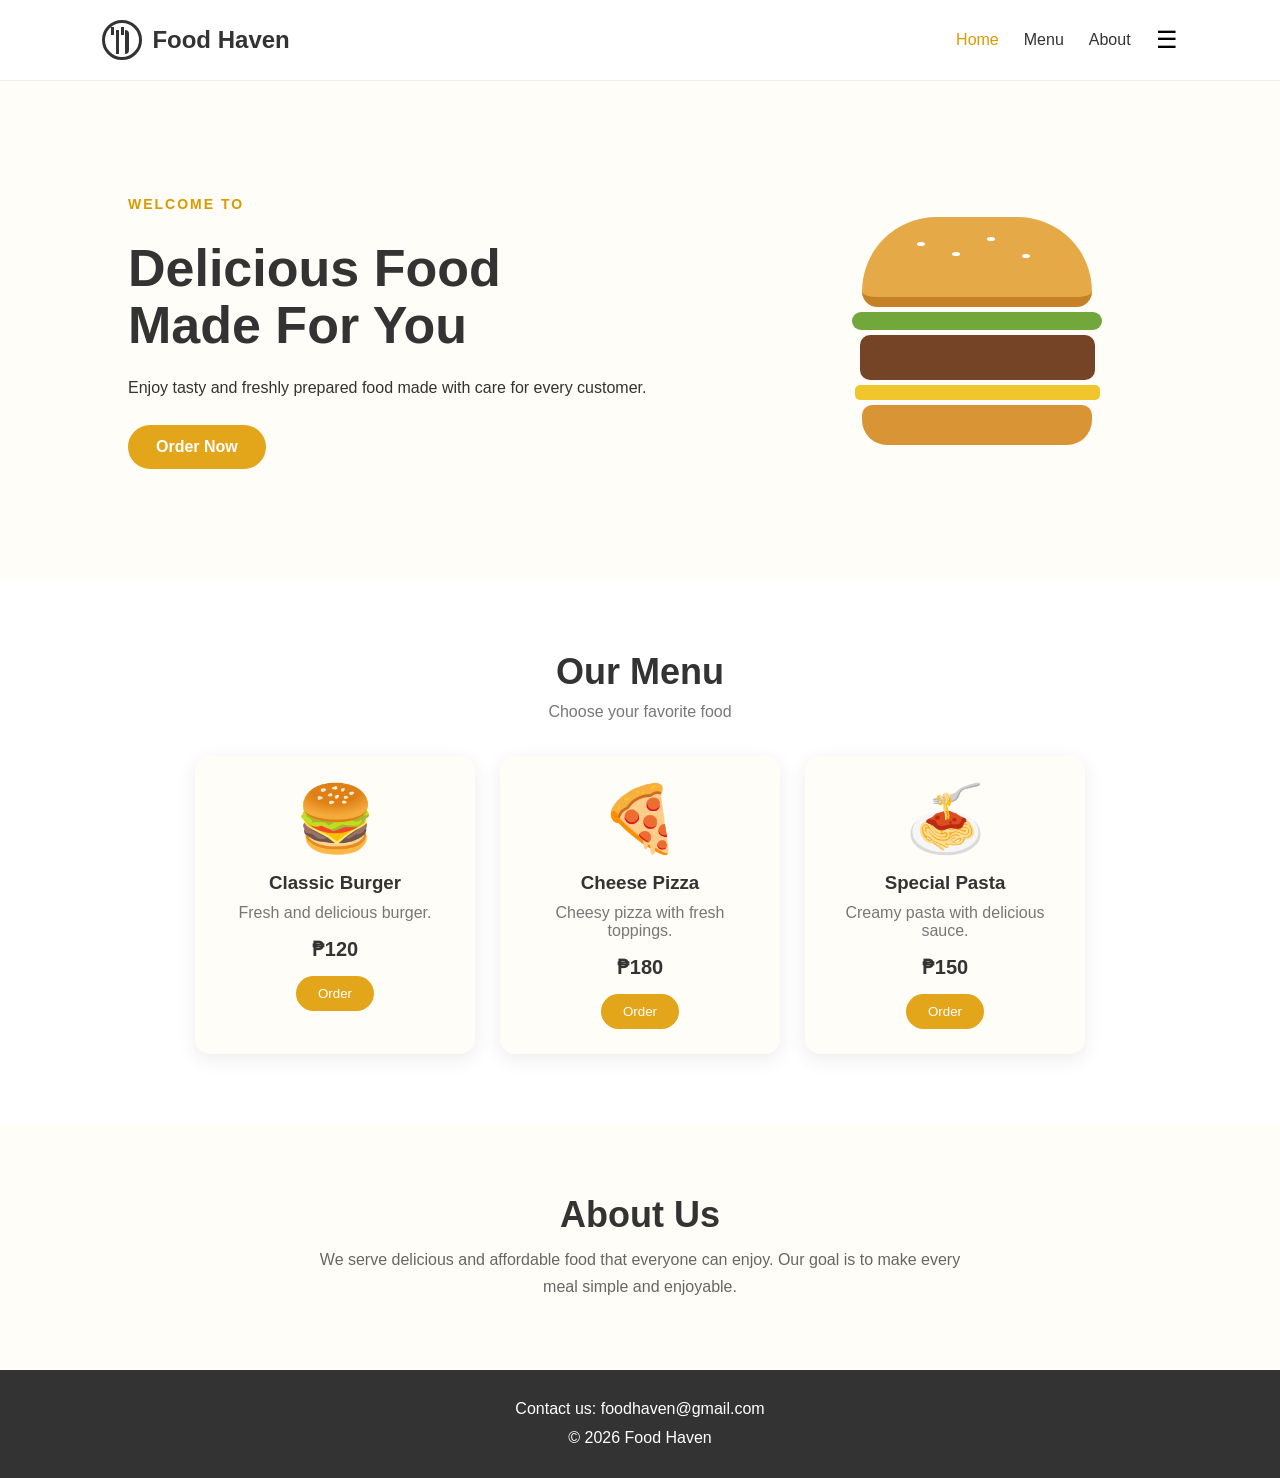
<file: LearningTask_2.3/index.html>
<!DOCTYPE html>
<html lang="en">
<head>
    <meta charset="UTF-8">
    <meta name="viewport" content="width=device-width, initial-scale=1.0">
    <title>Food Haven</title>

    <link rel="stylesheet" href="style.css">
</head>

<body>

    <header>
        <div class="logo">
            <div class="logo-icon">
                <span class="fork"></span>
                <span class="knife"></span>
            </div>
            <span>Food Haven</span>
        </div>

        <nav>
            <a href="#" class="active">Home</a>
            <a href="#menu">Menu</a>
            <a href="#about">About</a>
            <button class="menu-btn">☰</button>
        </nav>
    </header>


    <section class="hero">

        <div class="hero-text">
            <p class="small-title">WELCOME TO</p>

            <h1>Delicious Food<br>Made For You</h1>

            <p>
                Enjoy tasty and freshly prepared food
                made with care for every customer.
            </p>

            <button class="order-btn">Order Now</button>
        </div>

        <div class="food-icon">
            <div class="burger">
                <div class="bun-top"></div>
                <div class="lettuce"></div>
                <div class="patty"></div>
                <div class="cheese"></div>
                <div class="bun-bottom"></div>
            </div>
        </div>

    </section>


    <section id="menu" class="menu-section">

        <h2>Our Menu</h2>
        <p class="menu-subtitle">Choose your favorite food</p>

        <div class="menu-container">

            <div class="menu-card">
                <div class="card-icon">🍔</div>
                <h3>Classic Burger</h3>
                <p>Fresh and delicious burger.</p>
                <span class="price">₱120</span>
                <button>Order</button>
            </div>

            <div class="menu-card">
                <div class="card-icon">🍕</div>
                <h3>Cheese Pizza</h3>
                <p>Cheesy pizza with fresh toppings.</p>
                <span class="price">₱180</span>
                <button>Order</button>
            </div>

            <div class="menu-card">
                <div class="card-icon">🍝</div>
                <h3>Special Pasta</h3>
                <p>Creamy pasta with delicious sauce.</p>
                <span class="price">₱150</span>
                <button>Order</button>
            </div>

        </div>

    </section>


    <section id="about" class="about">
        <h2>About Us</h2>
        <p>
            We serve delicious and affordable food that everyone
            can enjoy. Our goal is to make every meal simple and enjoyable.
        </p>
    </section>


    <footer>
        <p>Contact us: foodhaven@gmail.com</p>
        <p>© 2026 Food Haven</p>
    </footer>

</body>
</html>
</file>
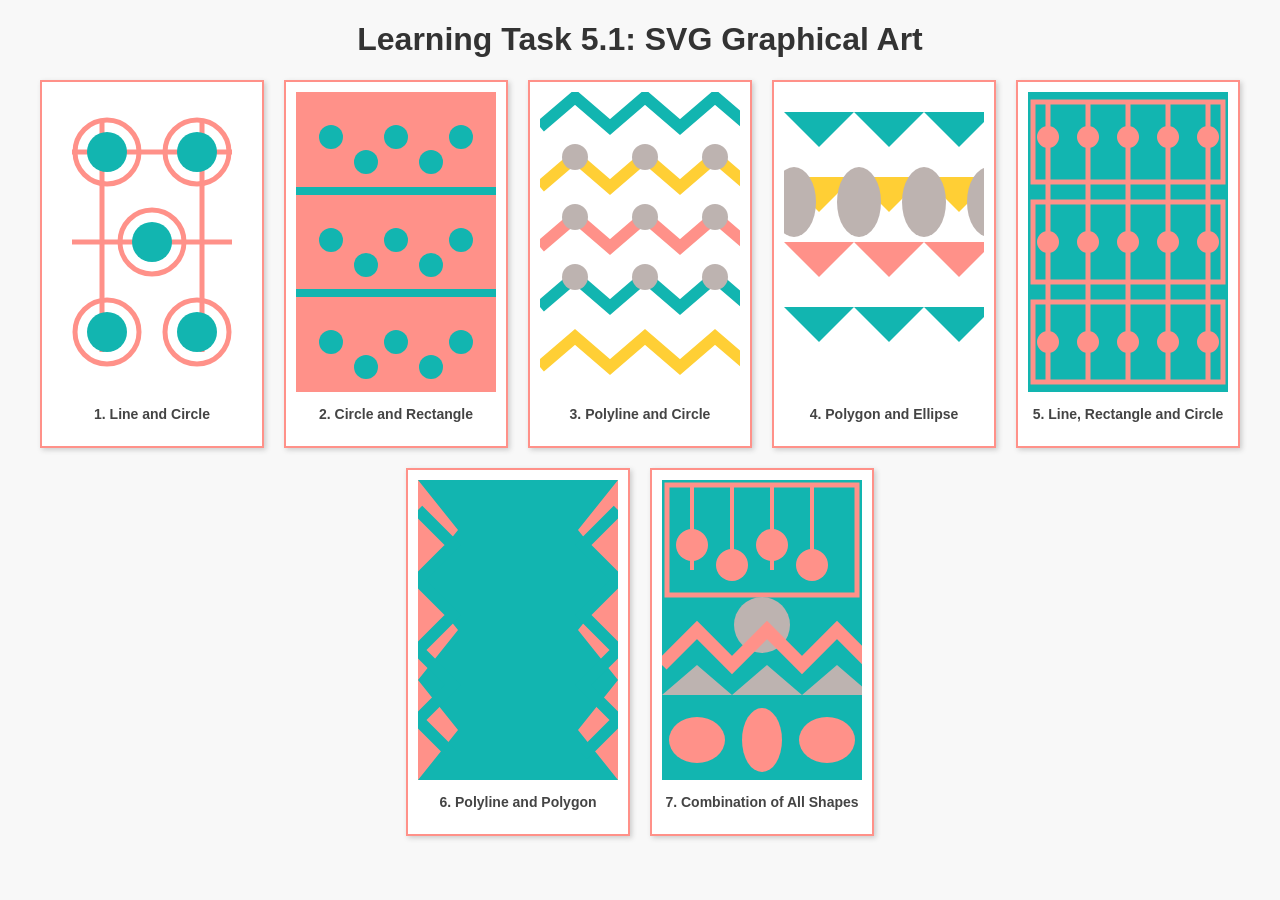
<file: LearningTask_5.1.html>
<!DOCTYPE html>
<html lang="en">
<head>
    <meta charset="UTF-8">
    <meta name="viewport" content="width=device-width, initial-scale=1.0">
    <title>Learning Task 5.1 - SVG Art</title>

    <style>
        body {
            font-family: Arial, sans-serif;
            background-color: #f8f8f8;
            text-align: center;
            margin: 20px;
        }

        h1 {
            color: #333;
        }

        .gallery {
            display: flex;
            flex-wrap: wrap;
            justify-content: center;
            gap: 20px;
        }

        .art {
            background: white;
            padding: 10px;
            border: 2px solid #ff9189;
            box-shadow: 2px 2px 5px #ccc;
        }

        svg {
            width: 200px;
            height: 300px;
            display: block;
        }

        h3 {
            font-size: 14px;
            color: #444;
        }
    </style>
</head>

<body>

<h1>Learning Task 5.1: SVG Graphical Art</h1>

<div class="gallery">

    <!-- 1. Line and Circle -->
    <div class="art">
        <svg viewBox="0 0 200 300">
            <rect width="200" height="300" fill="#fff"/>
            <g stroke="#ff9189" stroke-width="5" fill="none">
                <path d="M20 60 H180 M50 30 V260 M20 150 H180 M150 30 V260"/>
                <circle cx="55" cy="60" r="32"/>
                <circle cx="145" cy="60" r="32"/>
                <circle cx="100" cy="150" r="32"/>
                <circle cx="55" cy="240" r="32"/>
                <circle cx="145" cy="240" r="32"/>
            </g>
            <g fill="#12b5b0">
                <circle cx="55" cy="60" r="20"/>
                <circle cx="145" cy="60" r="20"/>
                <circle cx="100" cy="150" r="20"/>
                <circle cx="55" cy="240" r="20"/>
                <circle cx="145" cy="240" r="20"/>
            </g>
        </svg>
        <h3>1. Line and Circle</h3>
    </div>

    <!-- 2. Circle and Rectangle -->
    <div class="art">
        <svg viewBox="0 0 200 300">
            <rect width="200" height="300" fill="#12b5b0"/>
            <g fill="#ff9189">
                <rect x="0" y="0" width="200" height="95"/>
                <rect x="0" y="103" width="200" height="94"/>
                <rect x="0" y="205" width="200" height="95"/>
            </g>
            <g fill="#12b5b0">
                <circle cx="35" cy="45" r="12"/>
                <circle cx="100" cy="45" r="12"/>
                <circle cx="165" cy="45" r="12"/>
                <circle cx="70" cy="70" r="12"/>
                <circle cx="135" cy="70" r="12"/>

                <circle cx="35" cy="148" r="12"/>
                <circle cx="100" cy="148" r="12"/>
                <circle cx="165" cy="148" r="12"/>
                <circle cx="70" cy="173" r="12"/>
                <circle cx="135" cy="173" r="12"/>

                <circle cx="35" cy="250" r="12"/>
                <circle cx="100" cy="250" r="12"/>
                <circle cx="165" cy="250" r="12"/>
                <circle cx="70" cy="275" r="12"/>
                <circle cx="135" cy="275" r="12"/>
            </g>
        </svg>
        <h3>2. Circle and Rectangle</h3>
    </div>

    <!-- 3. Polyline and Circle -->
    <div class="art">
        <svg viewBox="0 0 200 300">
            <rect width="200" height="300" fill="white"/>

            <g fill="none" stroke-width="12">
                <polyline points="0,35 35,5 70,35 105,5 140,35 175,5 210,35"
                    stroke="#12b5b0"/>
                <polyline points="0,95 35,65 70,95 105,65 140,95 175,65 210,95"
                    stroke="#ffcf35"/>
                <polyline points="0,155 35,125 70,155 105,125 140,155 175,125 210,155"
                    stroke="#ff9189"/>
                <polyline points="0,215 35,185 70,215 105,185 140,215 175,185 210,215"
                    stroke="#12b5b0"/>
                <polyline points="0,275 35,245 70,275 105,245 140,275 175,245 210,275"
                    stroke="#ffcf35"/>
            </g>

            <g fill="#bdb3b0">
                <circle cx="35" cy="65" r="13"/>
                <circle cx="105" cy="65" r="13"/>
                <circle cx="175" cy="65" r="13"/>
                <circle cx="35" cy="125" r="13"/>
                <circle cx="105" cy="125" r="13"/>
                <circle cx="175" cy="125" r="13"/>
                <circle cx="35" cy="185" r="13"/>
                <circle cx="105" cy="185" r="13"/>
                <circle cx="175" cy="185" r="13"/>
            </g>
        </svg>
        <h3>3. Polyline and Circle</h3>
    </div>

    <!-- 4. Polygon and Ellipse -->
    <div class="art">
        <svg viewBox="0 0 200 300">
            <rect width="200" height="300" fill="white"/>

            <g stroke-width="12">
                <polygon points="0,20 35,55 70,20 105,55 140,20 175,55 210,20"
                    fill="#12b5b0"/>
                <polygon points="0,85 35,120 70,85 105,120 140,85 175,120 210,85"
                    fill="#ffcf35"/>
                <polygon points="0,150 35,185 70,150 105,185 140,150 175,185 210,150"
                    fill="#ff9189"/>
                <polygon points="0,215 35,250 70,215 105,250 140,215 175,250 210,215"
                    fill="#12b5b0"/>
            </g>

            <g fill="#bdb3b0">
                <ellipse cx="10" cy="110" rx="22" ry="35"/>
                <ellipse cx="75" cy="110" rx="22" ry="35"/>
                <ellipse cx="140" cy="110" rx="22" ry="35"/>
                <ellipse cx="205" cy="110" rx="22" ry="35"/>
            </g>
        </svg>
        <h3>4. Polygon and Ellipse</h3>
    </div>

    <!-- 5. Line, Rectangle and Circle -->
    <div class="art">
        <svg viewBox="0 0 200 300">
            <rect width="200" height="300" fill="#12b5b0"/>

            <g stroke="#ff9189" stroke-width="5" fill="none">
                <rect x="5" y="10" width="190" height="80"/>
                <rect x="5" y="110" width="190" height="80"/>
                <rect x="5" y="210" width="190" height="80"/>
                <path d="M20 10 V290 M60 10 V290 M100 10 V290 M140 10 V290 M180 10 V290"/>
            </g>

            <g fill="#ff9189">
                <circle cx="20" cy="45" r="11"/>
                <circle cx="60" cy="45" r="11"/>
                <circle cx="100" cy="45" r="11"/>
                <circle cx="140" cy="45" r="11"/>
                <circle cx="180" cy="45" r="11"/>

                <circle cx="20" cy="150" r="11"/>
                <circle cx="60" cy="150" r="11"/>
                <circle cx="100" cy="150" r="11"/>
                <circle cx="140" cy="150" r="11"/>
                <circle cx="180" cy="150" r="11"/>

                <circle cx="20" cy="250" r="11"/>
                <circle cx="60" cy="250" r="11"/>
                <circle cx="100" cy="250" r="11"/>
                <circle cx="140" cy="250" r="11"/>
                <circle cx="180" cy="250" r="11"/>
            </g>
        </svg>
        <h3>5. Line, Rectangle and Circle</h3>
    </div>

    <!-- 6. Polyline and Polygon -->
    <div class="art">
        <svg viewBox="0 0 200 300">
            <rect width="200" height="300" fill="#ff9189"/>

            <polygon points="0,0 200,0 160,50 200,100 160,150 200,200 160,250 200,300 0,300 40,250 0,200 40,150 0,100 40,50"
                fill="#12b5b0"/>

            <g fill="none" stroke="#12b5b0" stroke-width="12">
                <polyline points="0,30 35,65 0,100 35,135 0,170 35,205 0,240 35,275"/>
                <polyline points="200,30 165,65 200,100 165,135 200,170 165,205 200,240 165,275"/>
            </g>
        </svg>
        <h3>6. Polyline and Polygon</h3>
    </div>

    <!-- 7. All SVG Shapes -->
    <div class="art">
        <svg viewBox="0 0 200 300">
            <rect width="200" height="300" fill="#12b5b0"/>

            <!-- Rectangle -->
            <rect x="5" y="5" width="190" height="110"
                fill="#12b5b0" stroke="#ff9189" stroke-width="5"/>

            <!-- Lines -->
            <g stroke="#ff9189" stroke-width="4">
                <path d="M30 5 V90 M70 5 V90 M110 5 V90 M150 5 V90"/>
            </g>

            <!-- Circles -->
            <g fill="#ff9189">
                <circle cx="30" cy="65" r="16"/>
                <circle cx="70" cy="85" r="16"/>
                <circle cx="110" cy="65" r="16"/>
                <circle cx="150" cy="85" r="16"/>
            </g>

            <circle cx="100" cy="145" r="28" fill="#bdb3b0"/>

            <!-- Polyline -->
            <polyline points="0,185 35,150 70,185 105,150 140,185 175,150 210,185"
                fill="none" stroke="#ff9189" stroke-width="13"/>

            <!-- Polygon -->
            <polygon points="0,215 35,185 70,215 105,185 140,215 175,185 210,215"
                fill="#bdb3b0"/>

            <!-- Ellipses -->
            <g fill="#ff9189">
                <ellipse cx="35" cy="260" rx="28" ry="23"/>
                <ellipse cx="100" cy="260" rx="20" ry="32"/>
                <ellipse cx="165" cy="260" rx="28" ry="23"/>
            </g>
        </svg>
        <h3>7. Combination of All Shapes</h3>
    </div>

</div>

</body>
</html>
</file>
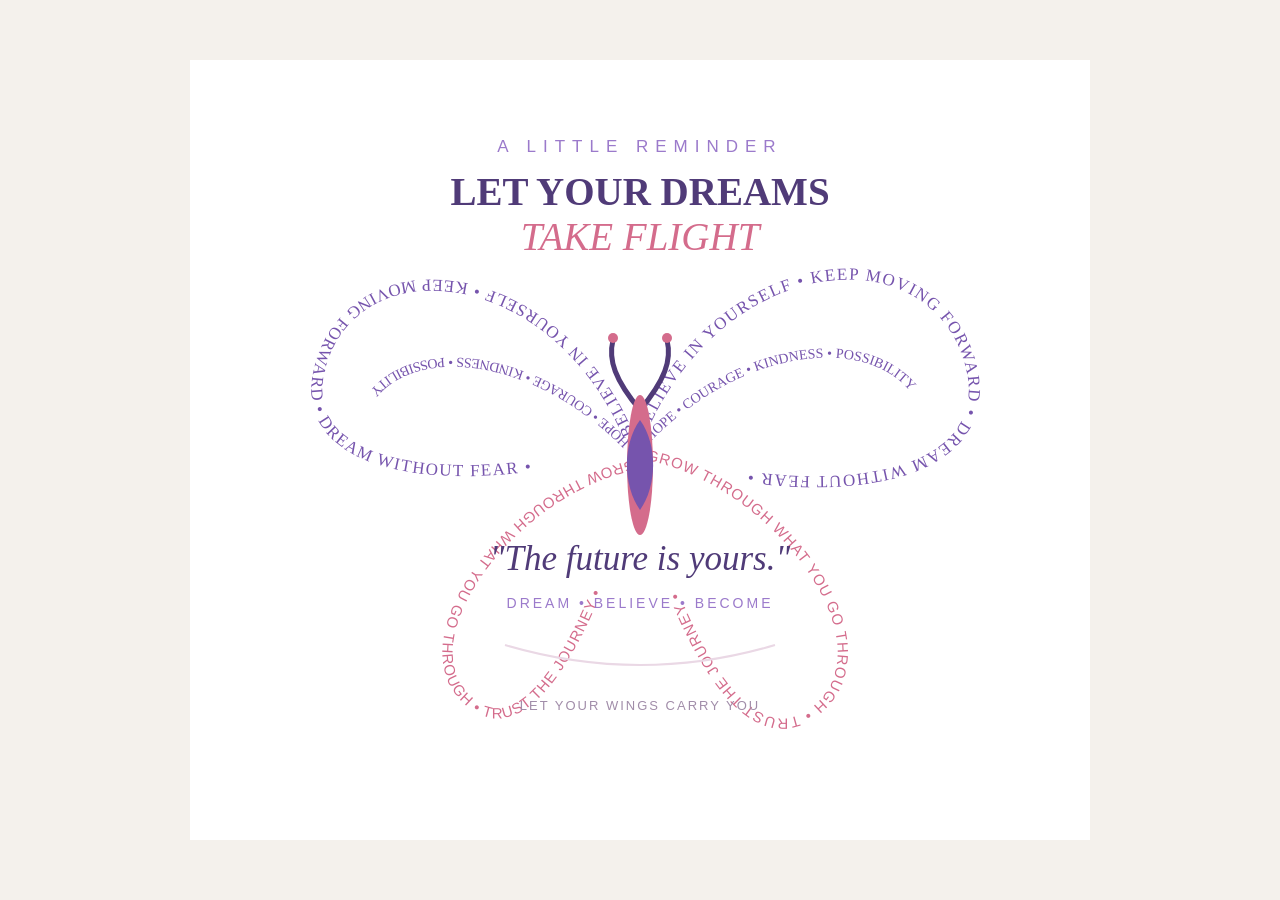
<file: LearningTask_6.1.html>
<!DOCTYPE html>
<html lang="en">
<head>
    <meta charset="UTF-8">
    <meta name="viewport" content="width=device-width, initial-scale=1.0">
    <title>SVG Text Art</title>

    <style>
        body {
            margin: 0;
            background-color: #f4f1ec;
            display: flex;
            justify-content: center;
            align-items: center;
            min-height: 100vh;
            font-family: Arial, sans-serif;
        }

        .artboard {
            background-color: white;
            width: 900px;
            max-width: 100%;
        }

        svg {
            width: 100%;
            height: auto;
            display: block;
        }
    </style>
</head>

<body>

<div class="artboard">

<svg xmlns="http://www.w3.org/2000/svg"
     xmlns:xlink="http://www.w3.org/1999/xlink"
     width="900" height="780"
     viewBox="0 0 900 780">

    <defs>
        <!-- Butterfly Wing Paths -->
        <path id="leftUpper"
        d="M444,374 C365,190 160,175 125,305 C96,410 244,445 444,391"/>

        <path id="rightUpper"
        d="M456,374 C535,190 740,175 775,305 C804,410 656,445 456,391"/>

        <path id="leftLower"
        d="M444,400 C315,425 195,590 282,650 C350,696 418,545 449,411"/>

        <path id="rightLower"
        d="M456,400 C585,425 705,590 618,650 C550,696 482,545 451,411"/>

        <path id="leftInner"
        d="M440,382 C345,285 220,275 177,335"/>

        <path id="rightInner"
        d="M460,382 C555,285 680,275 723,335"/>
    </defs>

    <rect width="900" height="780" fill="white"/>

    <!-- Heading -->
    <text x="450" y="92"
          text-anchor="middle"
          font-size="17"
          letter-spacing="7"
          fill="#9b7acb">
        A LITTLE REMINDER
    </text>

    <text x="450" y="145"
          text-anchor="middle"
          font-family="Georgia"
          font-size="39"
          font-weight="bold"
          fill="#503b78">
        LET YOUR DREAMS
    </text>

    <text x="450" y="190"
          text-anchor="middle"
          font-family="Georgia"
          font-size="39"
          font-style="italic"
          fill="#d46c8c">
        TAKE FLIGHT
    </text>

    <!-- Upper Left Wing -->
    <g fill="#7654ad" font-family="Georgia">
        <text font-size="17" letter-spacing="1.5">
            <textPath xlink:href="#leftUpper">
                BELIEVE IN YOURSELF • KEEP MOVING FORWARD • DREAM WITHOUT FEAR •
            </textPath>
        </text>

        <text font-size="14">
            <textPath xlink:href="#leftInner">
                HOPE • COURAGE • KINDNESS • POSSIBILITY •
            </textPath>
        </text>
    </g>

    <!-- Upper Right Wing -->
    <g fill="#7654ad" font-family="Georgia">
        <text font-size="17" letter-spacing="1.5">
            <textPath xlink:href="#rightUpper">
                BELIEVE IN YOURSELF • KEEP MOVING FORWARD • DREAM WITHOUT FEAR •
            </textPath>
        </text>

        <text font-size="14">
            <textPath xlink:href="#rightInner">
                HOPE • COURAGE • KINDNESS • POSSIBILITY •
            </textPath>
        </text>
    </g>

    <!-- Lower Wings -->
    <g fill="#d46c8c" font-family="Arial">
        <text font-size="15" letter-spacing="1">
            <textPath xlink:href="#leftLower">
                GROW THROUGH WHAT YOU GO THROUGH • TRUST THE JOURNEY •
            </textPath>
        </text>

        <text font-size="15" letter-spacing="1">
            <textPath xlink:href="#rightLower">
                GROW THROUGH WHAT YOU GO THROUGH • TRUST THE JOURNEY •
            </textPath>
        </text>
    </g>

    <!-- Butterfly Antennae -->
    <g fill="none" stroke="#503b78"
       stroke-width="5" stroke-linecap="round">
        <path d="M450 350 C425 320 418 300 423 280"/>
        <path d="M450 350 C475 320 482 300 477 280"/>
    </g>

    <circle cx="423" cy="278" r="5" fill="#d46c8c"/>
    <circle cx="477" cy="278" r="5" fill="#d46c8c"/>

    <!-- Butterfly Body -->
    <ellipse cx="450" cy="405"
             rx="13" ry="70"
             fill="#d46c8c"/>

    <path d="M450 360
             C432 385 433 426 450 450
             C467 426 468 385 450 360Z"
          fill="#7654ad"/>

    <!-- Main Quotation -->
    <text x="450" y="510"
          text-anchor="middle"
          font-family="Georgia"
          font-size="35"
          font-style="italic"
          fill="#503b78">
        "The future is yours."
    </text>

    <text x="450" y="548"
          text-anchor="middle"
          font-family="Arial"
          font-size="14"
          letter-spacing="3"
          fill="#9b7acb">
        DREAM • BELIEVE • BECOME
    </text>

    <!-- Footer -->
    <path d="M315 585 Q450 625 585 585"
          fill="none"
          stroke="#ead8e5"
          stroke-width="2"/>

    <text x="450" y="650"
          text-anchor="middle"
          font-family="Arial"
          font-size="13"
          letter-spacing="2"
          fill="#a18da9">
        LET YOUR WINGS CARRY YOU
    </text>

</svg>

</div>

</body>
</html>
</file>
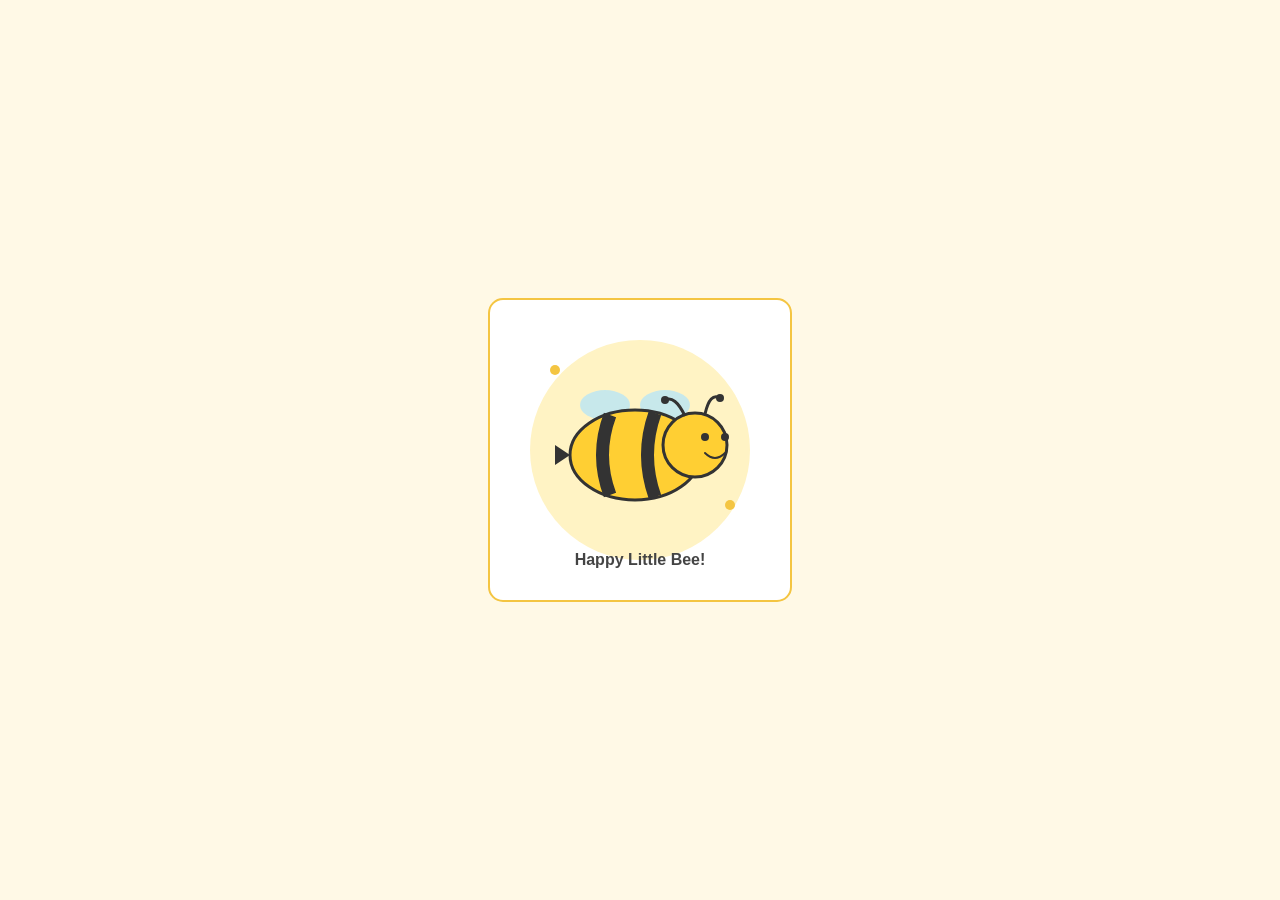
<file: LearningTask_6.2.html>
<!DOCTYPE html>
<html>
<head>
    <title>Learning Task 6.2 - Animated SVG</title>
    <style>
        body {
            background-color: #fff9e6;
            display: flex;
            justify-content: center;
            align-items: center;
            height: 100vh;
            margin: 0;
        }

        svg {
            background-color: white;
            border: 2px solid #f4c542;
            border-radius: 15px;
        }

        .bee {
            animation: bounce 2s ease-in-out infinite;
            transform-origin: center;
        }

        .wing {
            animation: flap 0.3s ease-in-out infinite alternate;
            transform-origin: center;
        }

        @keyframes bounce {
            0%, 100% {
                transform: translateY(0);
            }
            50% {
                transform: translateY(-25px);
            }
        }

        @keyframes flap {
            from {
                transform: rotate(-15deg);
            }
            to {
                transform: rotate(15deg);
            }
        }
    </style>
</head>

<body>

<svg width="300" height="300" viewBox="0 0 300 300">

    <!-- Sun -->
    <circle cx="150" cy="150" r="110" fill="#fff3c4"/>

    <!-- Bee -->
    <g class="bee">

        <!-- Wings -->
        <ellipse class="wing" cx="115" cy="105"
                 rx="25" ry="15"
                 fill="#b9e7f5"
                 opacity="0.8"/>

        <ellipse class="wing" cx="175" cy="105"
                 rx="25" ry="15"
                 fill="#b9e7f5"
                 opacity="0.8"/>

        <!-- Body -->
        <ellipse cx="145" cy="155"
                 rx="65" ry="45"
                 fill="#ffcf33"
                 stroke="#333"
                 stroke-width="3"/>

        <!-- Stripes -->
        <path d="M120 115 Q105 155 120 195"
              stroke="#333" stroke-width="13"
              fill="none"/>

        <path d="M165 113 Q150 155 165 197"
              stroke="#333" stroke-width="13"
              fill="none"/>

        <!-- Head -->
        <circle cx="205" cy="145" r="32"
                fill="#ffcf33"
                stroke="#333"
                stroke-width="3"/>

        <!-- Eyes -->
        <circle cx="215" cy="137" r="4" fill="#333"/>
        <circle cx="235" cy="137" r="4" fill="#333"/>

        <!-- Smile -->
        <path d="M215 153 Q225 163 235 153"
              stroke="#333"
              stroke-width="2"
              fill="none"
              stroke-linecap="round"/>

        <!-- Antennas -->
        <path d="M195 116 Q185 95 175 100"
              stroke="#333" stroke-width="3"
              fill="none"/>

        <path d="M215 114 Q220 92 230 98"
              stroke="#333" stroke-width="3"
              fill="none"/>

        <circle cx="175" cy="100" r="4" fill="#333"/>
        <circle cx="230" cy="98" r="4" fill="#333"/>

        <!-- Stinger -->
        <path d="M80 155 L65 145 L65 165 Z"
              fill="#333"/>

    </g>

    <!-- Floating dots -->
    <circle cx="65" cy="85" r="5" fill="#f4c542">
        <animate attributeName="cy"
                 values="85;70;85"
                 dur="2s"
                 repeatCount="indefinite"/>
    </circle>

    <circle cx="240" cy="220" r="5" fill="#f4c542">
        <animate attributeName="cy"
                 values="220;205;220"
                 dur="2s"
                 repeatCount="indefinite"/>
    </circle>

    <!-- Text -->
    <text x="150" y="265"
          text-anchor="middle"
          font-size="16"
          font-family="Arial"
          font-weight="bold"
          fill="#444">
        Happy Little Bee!
    </text>

</svg>

</body>
</html>
</file>
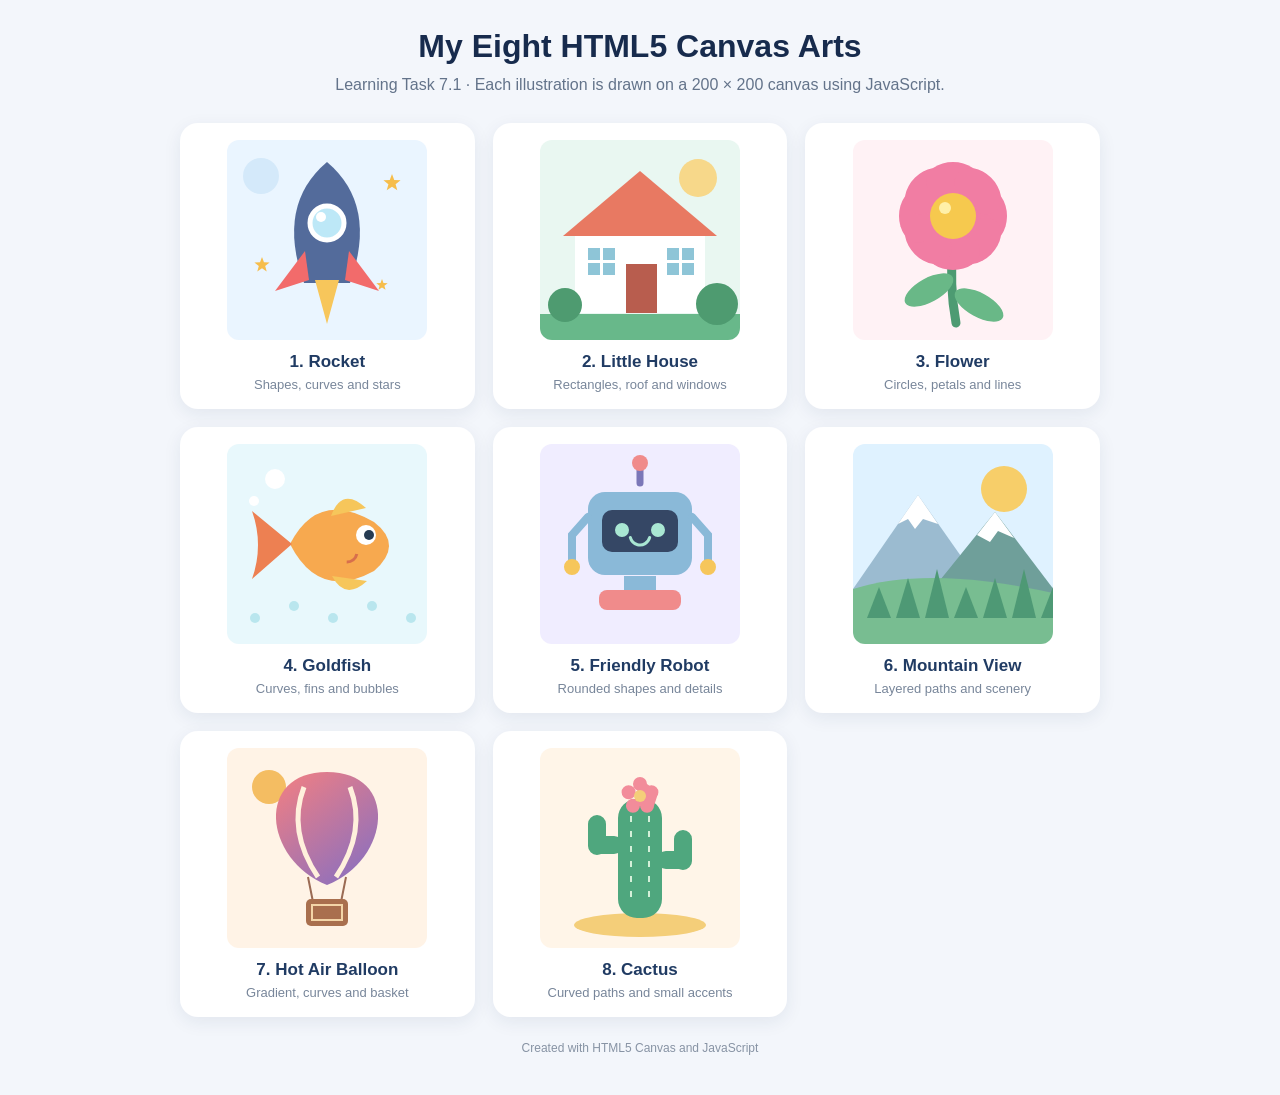
<file: LearningTask_7.4.html>
<!DOCTYPE html>
<html lang="en">
<head>
<meta charset="UTF-8">
<meta name="viewport" content="width=device-width, initial-scale=1.0">
<title>Learning Task 7.1 – Eight HTML5 Canvas Arts</title>
<style>
  * { box-sizing: border-box; }
  body {
    margin: 0; padding: 28px 16px 40px;
    font-family: Arial, Helvetica, sans-serif;
    color: #203047; background: #f3f6fb;
  }
  header { max-width: 920px; margin: 0 auto 26px; text-align: center; }
  h1 { margin: 0 0 8px; font-size: clamp(23px, 5vw, 32px); color: #172b4d; }
  header p { margin: 0; color: #63738a; line-height: 1.5; }
  .gallery {
    max-width: 920px; margin: auto;
    display: grid; grid-template-columns: repeat(auto-fit, minmax(230px, 1fr));
    gap: 18px;
  }
  .art-card {
    background: white; border-radius: 18px; padding: 17px;
    box-shadow: 0 5px 18px rgba(31, 53, 83, .08);
    text-align: center;
  }
  canvas {
    width: 200px; height: 200px; max-width: 100%;
    display: block; margin: 0 auto 12px;
    border-radius: 12px;
  }
  h2 { margin: 0 0 5px; font-size: 17px; color: #203b63; }
  .art-card p { margin: 0; color: #78869a; font-size: 13px; }
  footer { max-width: 920px; margin: 24px auto 0; text-align: center; color: #8793a4; font-size: 12px; }
</style>
</head>
<body>
<header>
  <h1>My Eight HTML5 Canvas Arts</h1>
  <p>Learning Task 7.1 · Each illustration is drawn on a 200 × 200 canvas using JavaScript.</p>
</header>

<main class="gallery">
  <section class="art-card"><canvas id="rocket" width="200" height="200"></canvas><h2>1. Rocket</h2><p>Shapes, curves and stars</p></section>
  <section class="art-card"><canvas id="house" width="200" height="200"></canvas><h2>2. Little House</h2><p>Rectangles, roof and windows</p></section>
  <section class="art-card"><canvas id="flower" width="200" height="200"></canvas><h2>3. Flower</h2><p>Circles, petals and lines</p></section>
  <section class="art-card"><canvas id="fish" width="200" height="200"></canvas><h2>4. Goldfish</h2><p>Curves, fins and bubbles</p></section>
  <section class="art-card"><canvas id="robot" width="200" height="200"></canvas><h2>5. Friendly Robot</h2><p>Rounded shapes and details</p></section>
  <section class="art-card"><canvas id="mountain" width="200" height="200"></canvas><h2>6. Mountain View</h2><p>Layered paths and scenery</p></section>
  <section class="art-card"><canvas id="balloon" width="200" height="200"></canvas><h2>7. Hot Air Balloon</h2><p>Gradient, curves and basket</p></section>
  <section class="art-card"><canvas id="cactus" width="200" height="200"></canvas><h2>8. Cactus</h2><p>Curved paths and small accents</p></section>
</main>
<footer>Created with HTML5 Canvas and JavaScript</footer>

<script>
const get = id => document.getElementById(id).getContext("2d");
function bg(ctx, color) { ctx.fillStyle = color; ctx.fillRect(0, 0, 200, 200); }
function star(ctx, x, y, r, color) {
  ctx.save(); ctx.translate(x, y); ctx.fillStyle = color; ctx.beginPath();
  for (let i=0;i<10;i++) { const a=-Math.PI/2+i*Math.PI/5, rr=i%2===0?r:r*.42; const px=Math.cos(a)*rr, py=Math.sin(a)*rr; i===0?ctx.moveTo(px,py):ctx.lineTo(px,py); }
  ctx.closePath(); ctx.fill(); ctx.restore();
}

// 1. Rocket
{
 const c=get("rocket"); bg(c,"#eaf5ff");
 c.fillStyle="#d4e9fa"; c.beginPath(); c.arc(34,36,18,0,Math.PI*2); c.fill();
 star(c,35,125,8,"#f6bd4b"); star(c,165,43,9,"#f6bd4b"); star(c,155,145,6,"#f6bd4b");
 c.fillStyle="#536b9b"; c.beginPath(); c.moveTo(100,22); c.quadraticCurveTo(151,65,123,143); c.lineTo(77,143); c.quadraticCurveTo(49,65,100,22); c.fill();
 c.fillStyle="#f26b6b"; c.beginPath(); c.moveTo(78,111); c.lineTo(48,151); c.lineTo(82,140); c.fill(); c.beginPath(); c.moveTo(122,111); c.lineTo(152,151); c.lineTo(118,140); c.fill();
 c.fillStyle="#f7c65b"; c.beginPath(); c.moveTo(88,140); c.lineTo(100,184); c.lineTo(112,140); c.closePath(); c.fill();
 c.fillStyle="#bde8f7"; c.beginPath(); c.arc(100,83,17,0,Math.PI*2); c.fill(); c.strokeStyle="#fff"; c.lineWidth=5; c.stroke();
 c.fillStyle="#fff"; c.beginPath(); c.arc(94,77,5,0,Math.PI*2); c.fill();
}

// 2. Little house
{
 const c=get("house"); bg(c,"#e9f7f1");
 c.fillStyle="#f7d88a"; c.beginPath(); c.arc(158,38,19,0,Math.PI*2); c.fill();
 c.fillStyle="#fff"; c.fillRect(35,91,130,82);
 c.fillStyle="#e87962"; c.beginPath(); c.moveTo(23,96); c.lineTo(100,31); c.lineTo(177,96); c.closePath(); c.fill();
 c.fillStyle="#b85d4e"; c.fillRect(86,124,31,49);
 c.fillStyle="#8ec5d7"; c.fillRect(48,108,27,27); c.fillRect(127,108,27,27);
 c.strokeStyle="#fff"; c.lineWidth=3; c.beginPath(); c.moveTo(61.5,108); c.lineTo(61.5,135); c.moveTo(48,121.5); c.lineTo(75,121.5); c.moveTo(140.5,108); c.lineTo(140.5,135); c.moveTo(127,121.5); c.lineTo(154,121.5); c.stroke();
 c.fillStyle="#68b88a"; c.fillRect(0,174,200,26);
 c.fillStyle="#4e9b70"; c.beginPath(); c.arc(25,165,17,0,Math.PI*2); c.arc(177,164,21,0,Math.PI*2); c.fill();
}

// 3. Flower
{
 const c=get("flower"); bg(c,"#fff2f5");
 c.strokeStyle="#4d9b72"; c.lineWidth=9; c.lineCap="round"; c.beginPath(); c.moveTo(100,105); c.quadraticCurveTo(96,145,103,183); c.stroke();
 c.fillStyle="#69b887"; c.beginPath(); c.ellipse(76,150,27,12,-.5,0,Math.PI*2); c.ellipse(126,165,27,12,.5,0,Math.PI*2); c.fill();
 c.fillStyle="#f17da3";
 for(let i=0;i<8;i++){let a=i*Math.PI/4; c.beginPath(); c.ellipse(100+Math.cos(a)*35,76+Math.sin(a)*35,19,27,a,0,Math.PI*2); c.fill();}
 c.fillStyle="#f6c94e"; c.beginPath(); c.arc(100,76,23,0,Math.PI*2); c.fill();
 c.fillStyle="#fff0a8"; c.beginPath(); c.arc(92,68,6,0,Math.PI*2); c.fill();
}

// 4. Goldfish
{
 const c=get("fish"); bg(c,"#e8f8fc");
 c.fillStyle="#b9e6ee"; for(let i=0;i<5;i++){c.beginPath();c.arc(28+i*39,174-(i%2)*12,5,0,Math.PI*2);c.fill();}
 c.fillStyle="#f7a94f"; c.beginPath(); c.moveTo(63,100); c.quadraticCurveTo(91,45,147,78); c.quadraticCurveTo(177,101,147,127); c.quadraticCurveTo(92,157,63,100); c.fill();
 c.fillStyle="#ed8052"; c.beginPath(); c.moveTo(65,100); c.lineTo(25,67); c.quadraticCurveTo(37,101,25,135); c.closePath(); c.fill();
 c.fillStyle="#f6c65b"; c.beginPath(); c.moveTo(104,72); c.quadraticCurveTo(115,42,139,64); c.closePath(); c.fill();
 c.fillStyle="#f6c65b"; c.beginPath(); c.moveTo(105,132); c.quadraticCurveTo(118,157,140,137); c.closePath(); c.fill();
 c.fillStyle="#fff"; c.beginPath(); c.arc(139,91,10,0,Math.PI*2); c.fill(); c.fillStyle="#263b52"; c.beginPath(); c.arc(142,91,5,0,Math.PI*2); c.fill();
 c.strokeStyle="#d86f4c"; c.lineWidth=3; c.beginPath(); c.arc(120,108,10,.2,1.6); c.stroke();
 c.fillStyle="#fff"; c.beginPath(); c.arc(48,35,10,0,Math.PI*2); c.arc(27,57,5,0,Math.PI*2); c.fill();
}

// 5. Friendly robot
{
 const c=get("robot"); bg(c,"#f0edff");
 c.strokeStyle="#7b77b8"; c.lineWidth=7; c.lineCap="round"; c.beginPath(); c.moveTo(100,39); c.lineTo(100,23); c.stroke();
 c.fillStyle="#f08b8b"; c.beginPath(); c.arc(100,19,8,0,Math.PI*2); c.fill();
 c.fillStyle="#8ab9d8"; c.beginPath(); c.roundRect(48,48,104,83,17); c.fill();
 c.fillStyle="#354765"; c.beginPath(); c.roundRect(62,66,76,42,10); c.fill();
 c.fillStyle="#a9e7d3"; c.beginPath(); c.arc(82,86,7,0,Math.PI*2); c.arc(118,86,7,0,Math.PI*2); c.fill();
 c.strokeStyle="#a9e7d3"; c.lineWidth=3; c.beginPath(); c.arc(100,91,10,.25,Math.PI-.25); c.stroke();
 c.fillStyle="#8ab9d8"; c.fillRect(84,132,32,17);
 c.fillStyle="#f08b8b"; c.beginPath(); c.roundRect(59,146,82,20,8); c.fill();
 c.strokeStyle="#8ab9d8"; c.lineWidth=8; c.beginPath(); c.moveTo(48,73); c.lineTo(32,91); c.lineTo(32,119); c.moveTo(152,73); c.lineTo(168,91); c.lineTo(168,119); c.stroke();
 c.fillStyle="#f6c65b"; c.beginPath(); c.arc(32,123,8,0,Math.PI*2); c.arc(168,123,8,0,Math.PI*2); c.fill();
}

// 6. Mountain view
{
 const c=get("mountain"); bg(c,"#dff2ff");
 c.fillStyle="#f7ce69"; c.beginPath(); c.arc(151,45,23,0,Math.PI*2); c.fill();
 c.fillStyle="#9bbbd0"; c.beginPath(); c.moveTo(0,145); c.lineTo(65,51); c.lineTo(131,145); c.closePath(); c.fill();
 c.fillStyle="#fff"; c.beginPath(); c.moveTo(45,80); c.lineTo(65,51); c.lineTo(85,80); c.lineTo(70,75); c.lineTo(62,85); c.lineTo(55,75); c.closePath(); c.fill();
 c.fillStyle="#6f9f9a"; c.beginPath(); c.moveTo(75,151); c.lineTo(142,68); c.lineTo(205,151); c.closePath(); c.fill();
 c.fillStyle="#fff"; c.beginPath(); c.moveTo(124,91); c.lineTo(142,68); c.lineTo(161,94); c.lineTo(145,87); c.lineTo(137,98); c.closePath(); c.fill();
 c.fillStyle="#78bd91"; c.beginPath(); c.moveTo(0,145); c.quadraticCurveTo(75,121,200,149); c.lineTo(200,200); c.lineTo(0,200); c.closePath(); c.fill();
 c.fillStyle="#4e9975"; for(let i=0;i<7;i++){let x=14+i*29; c.beginPath();c.moveTo(x,174);c.lineTo(x+12,143-(i%3)*9);c.lineTo(x+24,174);c.fill();}
}

// 7. Hot air balloon
{
 const c=get("balloon"); bg(c,"#fff3e6");
 c.fillStyle="#f4bd62"; c.beginPath(); c.arc(42,39,17,0,Math.PI*2); c.fill();
 const grad=c.createLinearGradient(55,25,145,140); grad.addColorStop(0,"#f17f83"); grad.addColorStop(1,"#826ec4");
 c.fillStyle=grad; c.beginPath(); c.moveTo(100,24); c.bezierCurveTo(28,24,36,111,100,137); c.bezierCurveTo(164,111,172,24,100,24); c.fill();
 c.strokeStyle="#fff0dc"; c.lineWidth=5; c.beginPath(); c.moveTo(77,39);c.quadraticCurveTo(60,83,91,129);c.moveTo(123,39);c.quadraticCurveTo(140,83,109,129);c.stroke();
 c.strokeStyle="#9b6b54"; c.lineWidth=2; c.beginPath(); c.moveTo(81,129);c.lineTo(86,154);c.moveTo(119,129);c.lineTo(114,154);c.stroke();
 c.fillStyle="#a96f4e"; c.beginPath(); c.roundRect(79,151,42,27,5); c.fill();
 c.strokeStyle="#f3d5a8"; c.lineWidth=2; c.strokeRect(85,157,30,15);
}

// 8. Cactus
{
 const c=get("cactus"); bg(c,"#fff5e8");
 c.fillStyle="#f4ce79"; c.beginPath(); c.ellipse(100,177,66,12,0,0,Math.PI*2); c.fill();
 c.fillStyle="#4fa77e"; c.beginPath(); c.roundRect(78,51,44,119,19); c.roundRect(48,88,35,18,9); c.roundRect(48,67,18,40,9); c.roundRect(117,103,35,18,9); c.roundRect(134,82,18,40,9); c.fill();
 c.strokeStyle="#d5f0d9"; c.lineWidth=2; for(let y=68;y<155;y+=15){c.beginPath();c.moveTo(91,y);c.lineTo(91,y+6);c.moveTo(109,y);c.lineTo(109,y+6);c.stroke();}
 c.fillStyle="#f28c9a"; c.beginPath(); for(let i=0;i<5;i++){let a=i*Math.PI*2/5-Math.PI/2;c.arc(100+Math.cos(a)*12,48+Math.sin(a)*12,7,0,Math.PI*2);} c.fill();
 c.fillStyle="#f4ce79"; c.beginPath(); c.arc(100,48,6,0,Math.PI*2); c.fill();
}
</script>
</body>
</html>
</file>
<file: LearningTask_2.3/style.css>
* {
    margin: 0;
    padding: 0;
    box-sizing: border-box;
}

html {
    scroll-behavior: smooth;
}

body {
    font-family: Arial, sans-serif;
    background: #fffdf7;
    color: #333;
}

header {
    width: 100%;
    padding: 20px 8%;
    display: flex;
    justify-content: space-between;
    align-items: center;
    background: white;
    border-bottom: 1px solid #eee;
}


/* PURE CSS ELEMENT #1 - LOGO */

.logo {
    display: flex;
    align-items: center;
    gap: 10px;
    font-size: 24px;
    font-weight: bold;
}

.logo-icon {
    position: relative;
    width: 40px;
    height: 40px;
    border-radius: 50%;
    border: 3px solid #333;
}

.fork {
    position: absolute;
    width: 3px;
    height: 24px;
    background: #333;
    left: 11px;
    top: 7px;
}

.fork::before,
.fork::after {
    content: "";
    position: absolute;
    width: 3px;
    height: 8px;
    background: #333;
    top: -3px;
}

.fork::before {
    left: -5px;
}

.fork::after {
    left: 5px;
}

.knife {
    position: absolute;
    width: 4px;
    height: 24px;
    background: #333;
    right: 10px;
    top: 7px;
    border-radius: 0 5px 5px 0;
}


/* NAVIGATION */

nav {
    display: flex;
    align-items: center;
    gap: 25px;
}

nav a {
    text-decoration: none;
    color: #333;
    font-weight: 500;
    transition: 0.3s;
}

nav a:hover,
nav .active {
    color: #d89b00;
}

.menu-btn {
    border: none;
    background: transparent;
    font-size: 24px;
    cursor: pointer;
}


/* =========================
   HERO SECTION
========================= */

.hero {
    min-height: 500px;
    padding: 70px 10%;
    display: flex;
    justify-content: space-between;
    align-items: center;
    gap: 50px;
}

.hero-text {
    max-width: 550px;
}

.small-title {
    font-size: 14px;
    font-weight: bold;
    letter-spacing: 2px;
    color: #d89b00;
    margin-bottom: 15px;
}

.hero h1 {
    font-size: 52px;
    line-height: 1.1;
    margin-bottom: 20px;
}

.hero p {
    line-height: 1.6;
    margin-bottom: 25px;
}

.order-btn {
    padding: 13px 28px;
    border: none;
    border-radius: 25px;
    background: #e3a51a;
    color: white;
    font-size: 16px;
    font-weight: bold;
    cursor: pointer;

    /* Hover animation */
    transition: transform 0.3s;
}

.order-btn:hover {
    transform: scale(1.1);
}


/* =========================
   PURE CSS ELEMENT #2
   BURGER
========================= */

.food-icon {
    width: 350px;
    height: 300px;
    display: flex;
    justify-content: center;
    align-items: center;
}

.burger {
    width: 240px;
    display: flex;
    flex-direction: column;
    align-items: center;
    gap: 5px;
}

.bun-top {
    width: 230px;
    height: 90px;
    background: #e5a947;
    border-radius: 120px 120px 25px 25px;
    border-bottom: 10px solid #c68127;
    position: relative;
}

.bun-top::before {
    content: "";
    position: absolute;
    width: 8px;
    height: 4px;
    background: white;
    border-radius: 50%;
    top: 25px;
    left: 55px;
    box-shadow:
        35px 10px white,
        70px -5px white,
        105px 12px white;
}

.lettuce {
    width: 250px;
    height: 18px;
    background: #72a83b;
    border-radius: 10px;
}

.patty {
    width: 235px;
    height: 45px;
    background: #754326;
    border-radius: 10px;
}

.cheese {
    width: 245px;
    height: 15px;
    background: #f0c62c;
    border-radius: 5px;
}

.bun-bottom {
    width: 230px;
    height: 40px;
    background: #d99435;
    border-radius: 10px 10px 25px 25px;
}


/* =========================
   MENU
========================= */

.menu-section {
    padding: 70px 8%;
    text-align: center;
    background: white;
}

.menu-section h2,
.about h2 {
    font-size: 36px;
    margin-bottom: 10px;
}

.menu-subtitle {
    color: #777;
    margin-bottom: 35px;
}

.menu-container {
    display: flex;
    justify-content: center;
    gap: 25px;
    flex-wrap: wrap;
}


/* MENU CARDS */

.menu-card {
    width: 280px;
    padding: 25px;
    border-radius: 15px;
    background: #fffdf7;
    box-shadow: 0 5px 20px rgba(0, 0, 0, 0.08);

    /* Slide-up animation */
    transition: transform 0.3s, box-shadow 0.3s;
}

.menu-card:hover {
    transform: translateY(-10px);
    box-shadow: 0 10px 25px rgba(0, 0, 0, 0.12);
}

.card-icon {
    font-size: 65px;
    margin-bottom: 15px;

    /* Zoom animation */
    transition: transform 0.3s;
}

.menu-card:hover .card-icon {
    transform: scale(1.15);
}

.menu-card h3 {
    margin-bottom: 10px;
}

.menu-card p {
    color: #777;
    margin-bottom: 15px;
}

.price {
    display: block;
    font-weight: bold;
    font-size: 20px;
    margin-bottom: 15px;
}

.menu-card button {
    border: none;
    padding: 10px 22px;
    border-radius: 20px;
    background: #e3a51a;
    color: white;
    cursor: pointer;
    transition: transform 0.3s;
}

.menu-card button:hover {
    transform: scale(1.08);
}


/* =========================
   ABOUT
========================= */

.about {
    padding: 70px 15%;
    text-align: center;
}

.about p {
    max-width: 650px;
    margin: auto;
    line-height: 1.7;
    color: #666;
}


/* =========================
   FOOTER
========================= */

footer {
    padding: 25px;
    text-align: center;
    background: #333;
    color: white;
    line-height: 1.8;
}


/* =========================
   RESPONSIVE
========================= */

@media (max-width: 768px) {

    header {
        padding: 15px 5%;
    }

    nav {
        gap: 10px;
    }

    nav a {
        display: none;
    }

    .hero {
        padding: 50px 7%;
        flex-direction: column;
        text-align: center;
    }

    .hero h1 {
        font-size: 40px;
    }

    .food-icon {
        width: 280px;
    }

    .menu-container {
        flex-direction: column;
        align-items: center;
    }
}
</file>
